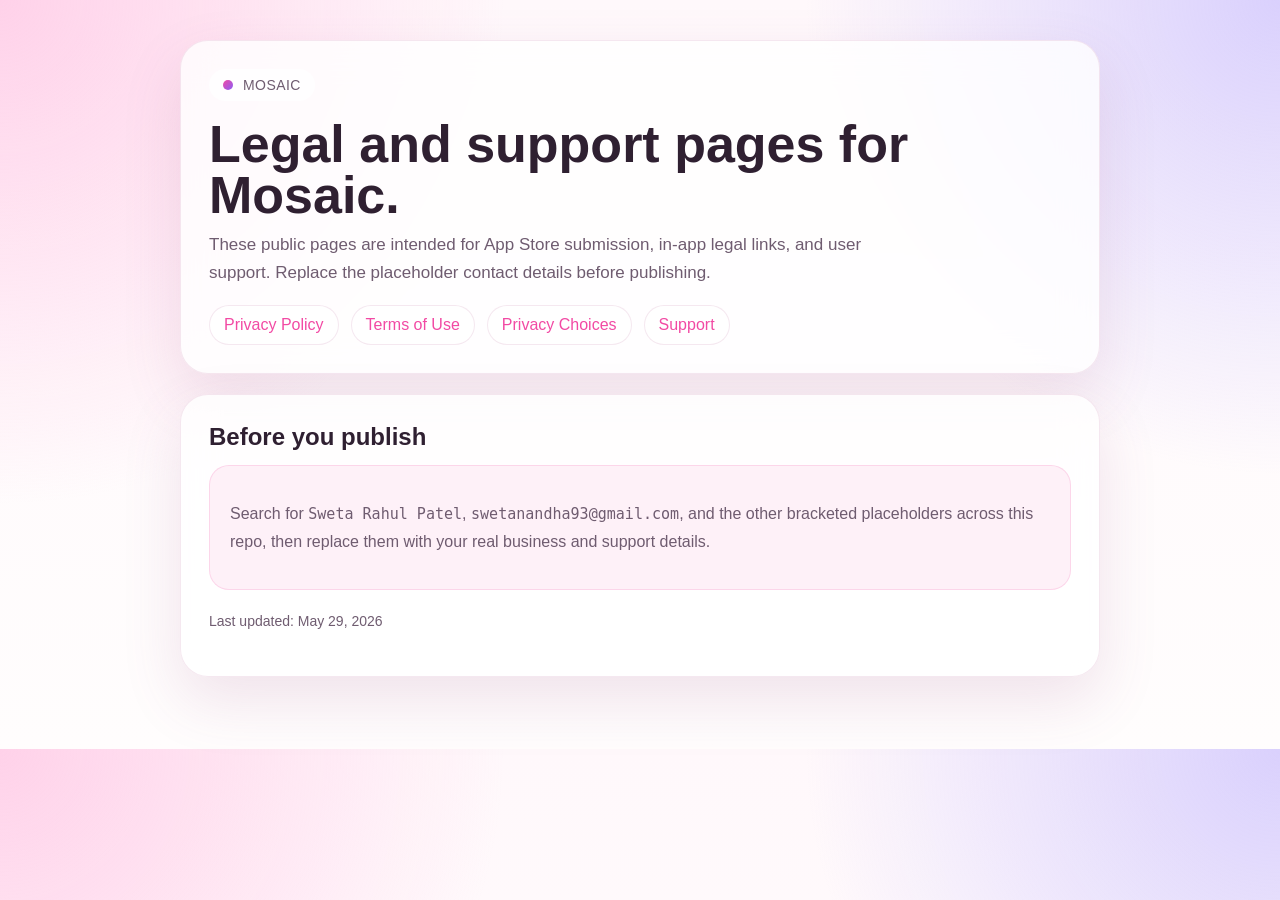
<file: index.html>
<!DOCTYPE html>
<html lang="en">
  <head>
    <meta charset="utf-8">
    <meta name="viewport" content="width=device-width, initial-scale=1">
    <title>Mosaic Legal and Support</title>
    <link rel="stylesheet" href="./styles.css">
  </head>
  <body>
    <main class="shell">
      <section class="hero">
        <div class="brand"><span class="brand-dot"></span> Mosaic</div>
        <h1>Legal and support pages for Mosaic.</h1>
        <p class="lede">
          These public pages are intended for App Store submission, in-app legal links,
          and user support. Replace the placeholder contact details before publishing.
        </p>
        <nav class="nav">
          <a href="./privacy.html">Privacy Policy</a>
          <a href="./terms.html">Terms of Use</a>
          <a href="./privacy-choices.html">Privacy Choices</a>
          <a href="./support.html">Support</a>
        </nav>
      </section>

      <section class="card">
        <h2>Before you publish</h2>
        <div class="callout">
          <p>
            Search for <code>Sweta Rahul Patel</code>, <code>swetanandha93@gmail.com</code>,
            and the other bracketed placeholders across this repo, then replace them
            with your real business and support details.
          </p>
        </div>
        <p class="footer">
          Last updated: May 29, 2026
        </p>
      </section>
    </main>
  </body>
</html>
</file>
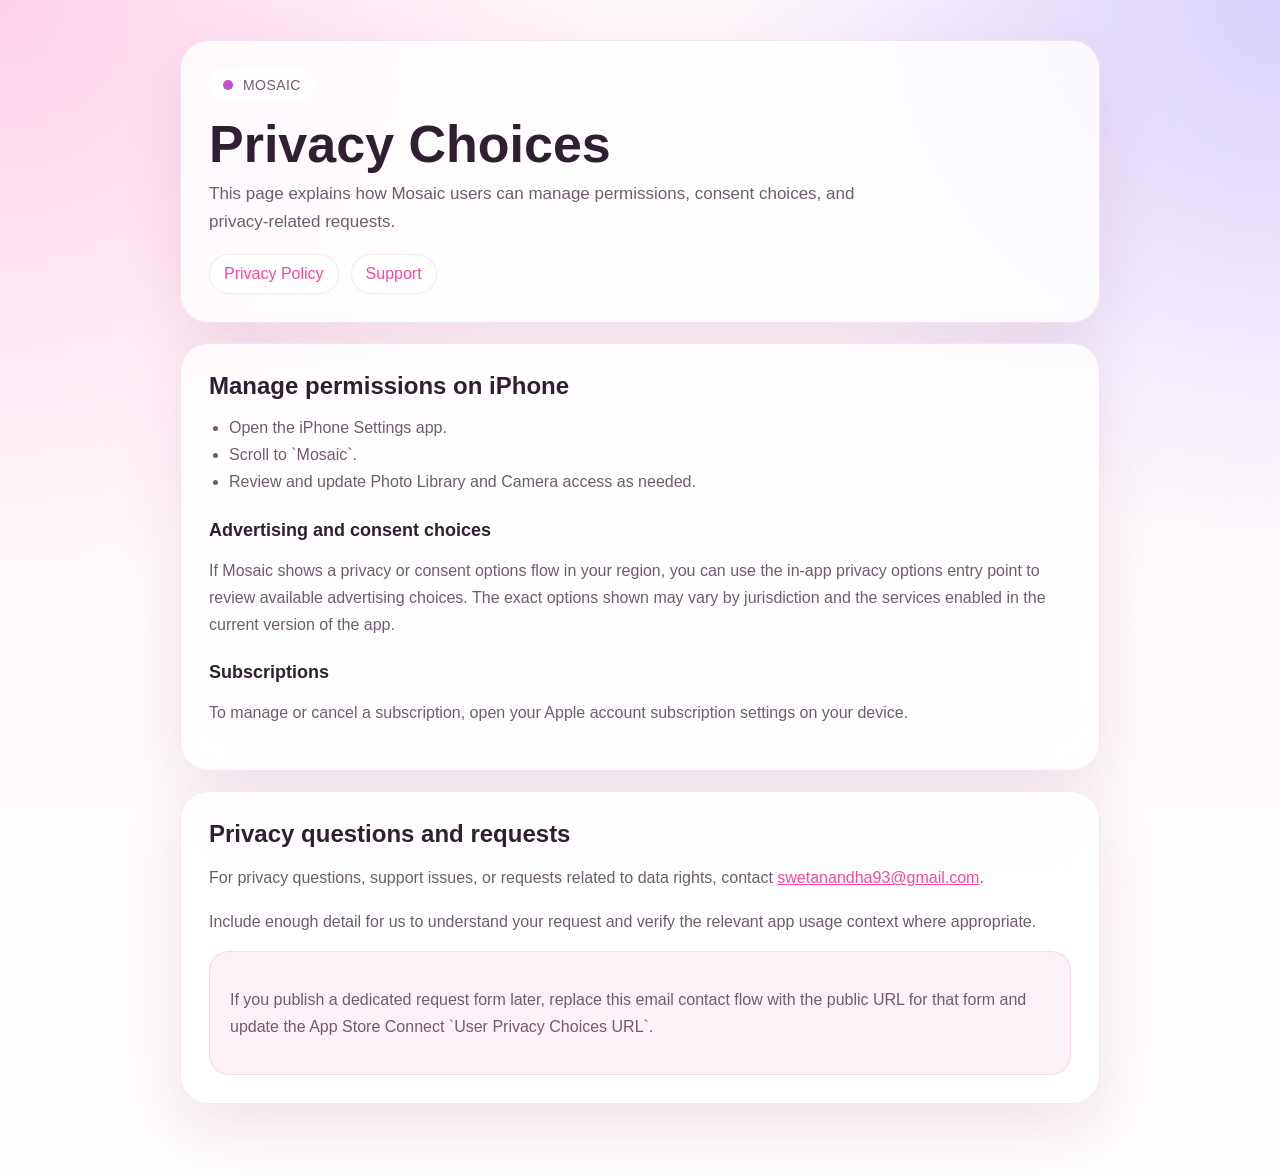
<file: privacy-choices.html>
<!DOCTYPE html>
<html lang="en">
  <head>
    <meta charset="utf-8">
    <meta name="viewport" content="width=device-width, initial-scale=1">
    <title>Mosaic Privacy Choices</title>
    <link rel="stylesheet" href="./styles.css">
  </head>
  <body>
    <main class="shell">
      <section class="hero">
        <div class="brand"><span class="brand-dot"></span> Mosaic</div>
        <h1>Privacy Choices</h1>
        <p class="lede">
          This page explains how Mosaic users can manage permissions, consent choices,
          and privacy-related requests.
        </p>
        <nav class="nav">
          <a href="./privacy.html">Privacy Policy</a>
          <a href="./support.html">Support</a>
        </nav>
      </section>

      <section class="grid">
        <article class="card">
          <h2>Manage permissions on iPhone</h2>
          <ul>
            <li>Open the iPhone Settings app.</li>
            <li>Scroll to `Mosaic`.</li>
            <li>Review and update Photo Library and Camera access as needed.</li>
          </ul>

          <h3>Advertising and consent choices</h3>
          <p>
            If Mosaic shows a privacy or consent options flow in your region, you can
            use the in-app privacy options entry point to review available advertising
            choices. The exact options shown may vary by jurisdiction and the services
            enabled in the current version of the app.
          </p>

          <h3>Subscriptions</h3>
          <p>
            To manage or cancel a subscription, open your Apple account subscription
            settings on your device.
          </p>
        </article>

        <article class="card">
          <h2>Privacy questions and requests</h2>
          <p>
            For privacy questions, support issues, or requests related to data rights,
            contact <a href="mailto:swetanandha93@gmail.com">swetanandha93@gmail.com</a>.
          </p>
          <p>
            Include enough detail for us to understand your request and verify the
            relevant app usage context where appropriate.
          </p>

          <div class="callout">
            <p>
              If you publish a dedicated request form later, replace this email contact
              flow with the public URL for that form and update the App Store Connect
              `User Privacy Choices URL`.
            </p>
          </div>
        </article>
      </section>
    </main>
  </body>
</html>
</file>
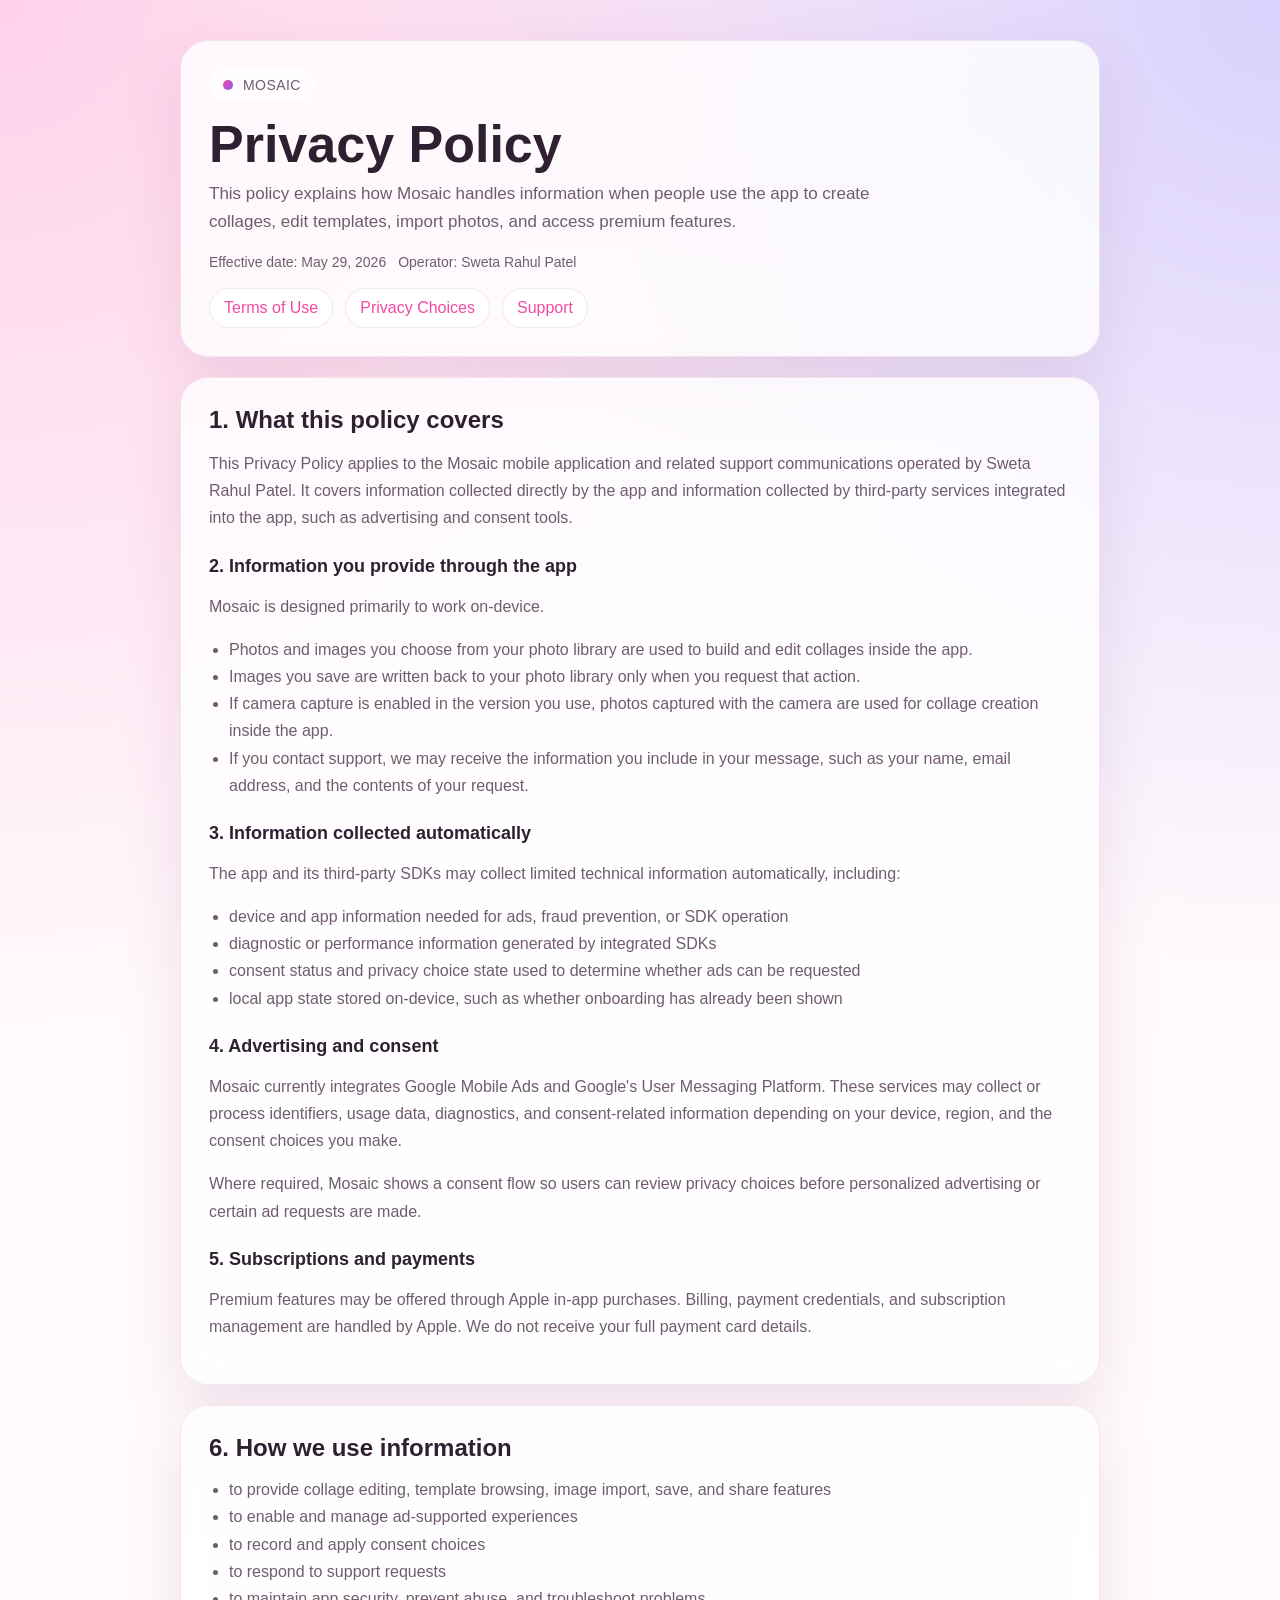
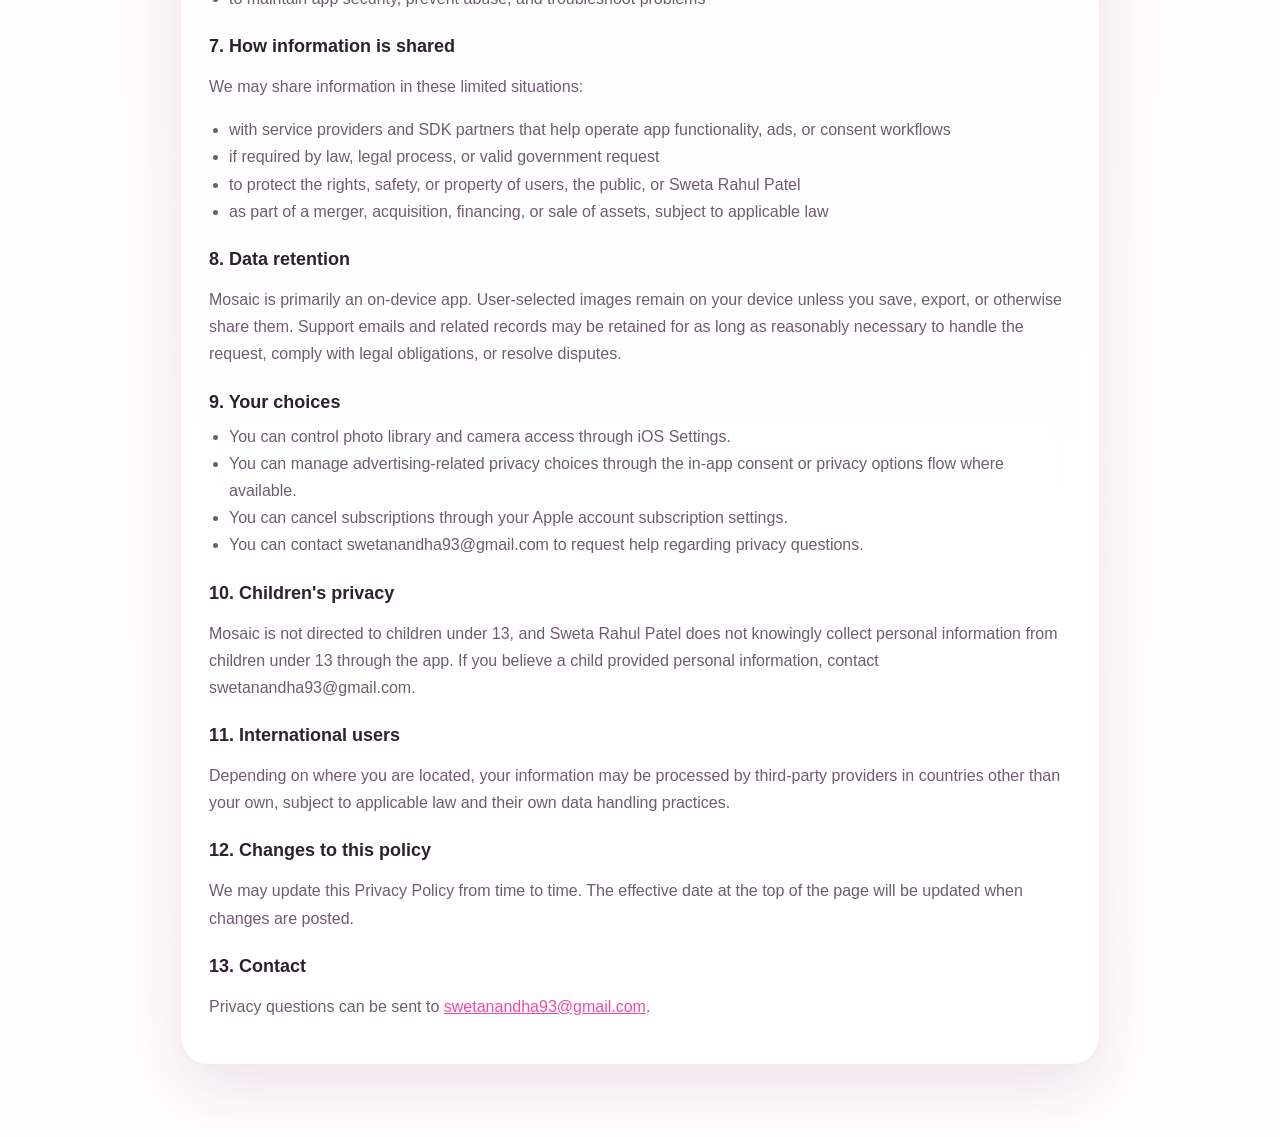
<file: privacy.html>
<!DOCTYPE html>
<html lang="en">
  <head>
    <meta charset="utf-8">
    <meta name="viewport" content="width=device-width, initial-scale=1">
    <title>Mosaic Privacy Policy</title>
    <link rel="stylesheet" href="./styles.css">
  </head>
  <body>
    <main class="shell">
      <section class="hero">
        <div class="brand"><span class="brand-dot"></span> Mosaic</div>
        <h1>Privacy Policy</h1>
        <p class="lede">
          This policy explains how Mosaic handles information when people use the app
          to create collages, edit templates, import photos, and access premium
          features.
        </p>
        <div class="meta">
          <span>Effective date: May 29, 2026</span>
          <span>Operator: Sweta Rahul Patel</span>
        </div>
        <nav class="nav">
          <a href="./terms.html">Terms of Use</a>
          <a href="./privacy-choices.html">Privacy Choices</a>
          <a href="./support.html">Support</a>
        </nav>
      </section>

      <section class="grid">
        <article class="card">
          <h2>1. What this policy covers</h2>
          <p>
            This Privacy Policy applies to the Mosaic mobile application and related
            support communications operated by Sweta Rahul Patel. It covers information
            collected directly by the app and information collected by third-party
            services integrated into the app, such as advertising and consent tools.
          </p>

          <h3>2. Information you provide through the app</h3>
          <p>Mosaic is designed primarily to work on-device.</p>
          <ul>
            <li>Photos and images you choose from your photo library are used to build and edit collages inside the app.</li>
            <li>Images you save are written back to your photo library only when you request that action.</li>
            <li>If camera capture is enabled in the version you use, photos captured with the camera are used for collage creation inside the app.</li>
            <li>If you contact support, we may receive the information you include in your message, such as your name, email address, and the contents of your request.</li>
          </ul>

          <h3>3. Information collected automatically</h3>
          <p>
            The app and its third-party SDKs may collect limited technical information
            automatically, including:
          </p>
          <ul>
            <li>device and app information needed for ads, fraud prevention, or SDK operation</li>
            <li>diagnostic or performance information generated by integrated SDKs</li>
            <li>consent status and privacy choice state used to determine whether ads can be requested</li>
            <li>local app state stored on-device, such as whether onboarding has already been shown</li>
          </ul>

          <h3>4. Advertising and consent</h3>
          <p>
            Mosaic currently integrates Google Mobile Ads and Google's User Messaging
            Platform. These services may collect or process identifiers, usage data,
            diagnostics, and consent-related information depending on your device,
            region, and the consent choices you make.
          </p>
          <p>
            Where required, Mosaic shows a consent flow so users can review privacy
            choices before personalized advertising or certain ad requests are made.
          </p>

          <h3>5. Subscriptions and payments</h3>
          <p>
            Premium features may be offered through Apple in-app purchases. Billing,
            payment credentials, and subscription management are handled by Apple. We
            do not receive your full payment card details.
          </p>
        </article>

        <article class="card">
          <h2>6. How we use information</h2>
          <ul>
            <li>to provide collage editing, template browsing, image import, save, and share features</li>
            <li>to enable and manage ad-supported experiences</li>
            <li>to record and apply consent choices</li>
            <li>to respond to support requests</li>
            <li>to maintain app security, prevent abuse, and troubleshoot problems</li>
          </ul>

          <h3>7. How information is shared</h3>
          <p>We may share information in these limited situations:</p>
          <ul>
            <li>with service providers and SDK partners that help operate app functionality, ads, or consent workflows</li>
            <li>if required by law, legal process, or valid government request</li>
            <li>to protect the rights, safety, or property of users, the public, or Sweta Rahul Patel</li>
            <li>as part of a merger, acquisition, financing, or sale of assets, subject to applicable law</li>
          </ul>

          <h3>8. Data retention</h3>
          <p>
            Mosaic is primarily an on-device app. User-selected images remain on your
            device unless you save, export, or otherwise share them. Support emails
            and related records may be retained for as long as reasonably necessary to
            handle the request, comply with legal obligations, or resolve disputes.
          </p>

          <h3>9. Your choices</h3>
          <ul>
            <li>You can control photo library and camera access through iOS Settings.</li>
            <li>You can manage advertising-related privacy choices through the in-app consent or privacy options flow where available.</li>
            <li>You can cancel subscriptions through your Apple account subscription settings.</li>
            <li>You can contact swetanandha93@gmail.com to request help regarding privacy questions.</li>
          </ul>

          <h3>10. Children's privacy</h3>
          <p>
            Mosaic is not directed to children under 13, and Sweta Rahul Patel does not
            knowingly collect personal information from children under 13 through the
            app. If you believe a child provided personal information, contact
            swetanandha93@gmail.com.
          </p>

          <h3>11. International users</h3>
          <p>
            Depending on where you are located, your information may be processed by
            third-party providers in countries other than your own, subject to
            applicable law and their own data handling practices.
          </p>

          <h3>12. Changes to this policy</h3>
          <p>
            We may update this Privacy Policy from time to time. The effective date at
            the top of the page will be updated when changes are posted.
          </p>

          <h3>13. Contact</h3>
          <p>
            Privacy questions can be sent to <a href="mailto:swetanandha93@gmail.com">swetanandha93@gmail.com</a>.
          </p>
        </article>
      </section>
    </main>
  </body>
</html>
</file>
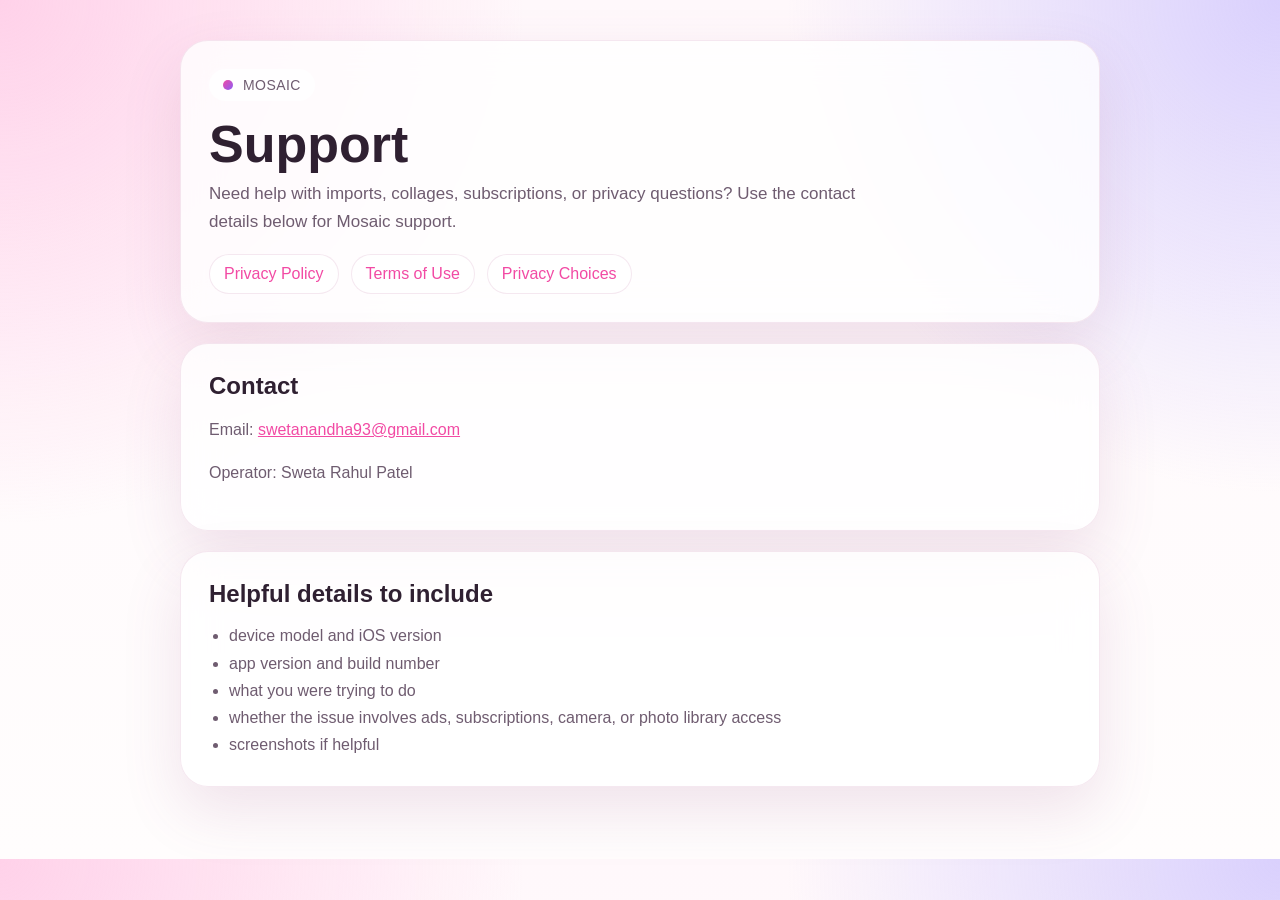
<file: support.html>
<!DOCTYPE html>
<html lang="en">
  <head>
    <meta charset="utf-8">
    <meta name="viewport" content="width=device-width, initial-scale=1">
    <title>Mosaic Support</title>
    <link rel="stylesheet" href="./styles.css">
  </head>
  <body>
    <main class="shell">
      <section class="hero">
        <div class="brand"><span class="brand-dot"></span> Mosaic</div>
        <h1>Support</h1>
        <p class="lede">
          Need help with imports, collages, subscriptions, or privacy questions? Use
          the contact details below for Mosaic support.
        </p>
        <nav class="nav">
          <a href="./privacy.html">Privacy Policy</a>
          <a href="./terms.html">Terms of Use</a>
          <a href="./privacy-choices.html">Privacy Choices</a>
        </nav>
      </section>

      <section class="grid">
        <article class="card">
          <h2>Contact</h2>
          <p>
            Email: <a href="mailto:swetanandha93@gmail.com">swetanandha93@gmail.com</a>
          </p>
          <p>
            Operator: Sweta Rahul Patel
          </p>
        </article>

        <article class="card">
          <h2>Helpful details to include</h2>
          <ul>
            <li>device model and iOS version</li>
            <li>app version and build number</li>
            <li>what you were trying to do</li>
            <li>whether the issue involves ads, subscriptions, camera, or photo library access</li>
            <li>screenshots if helpful</li>
          </ul>
        </article>
      </section>
    </main>
  </body>
</html>
</file>
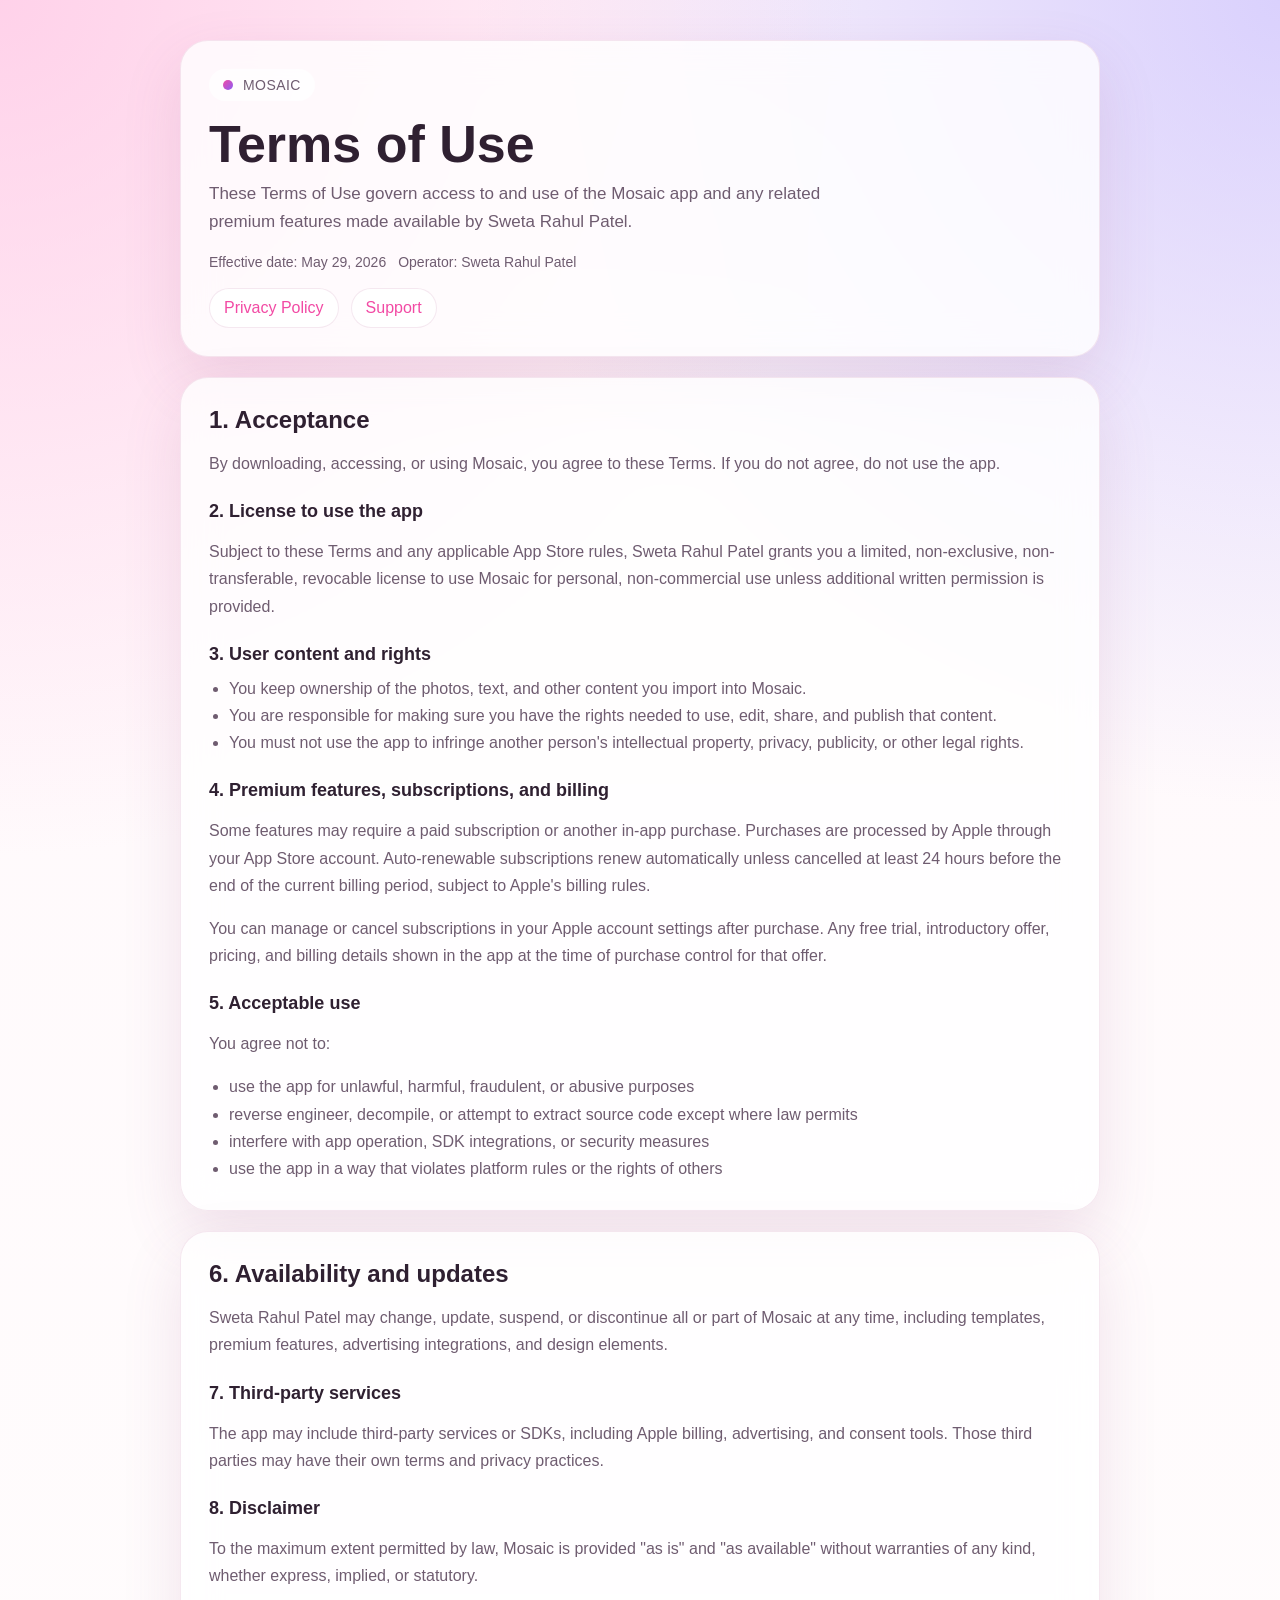
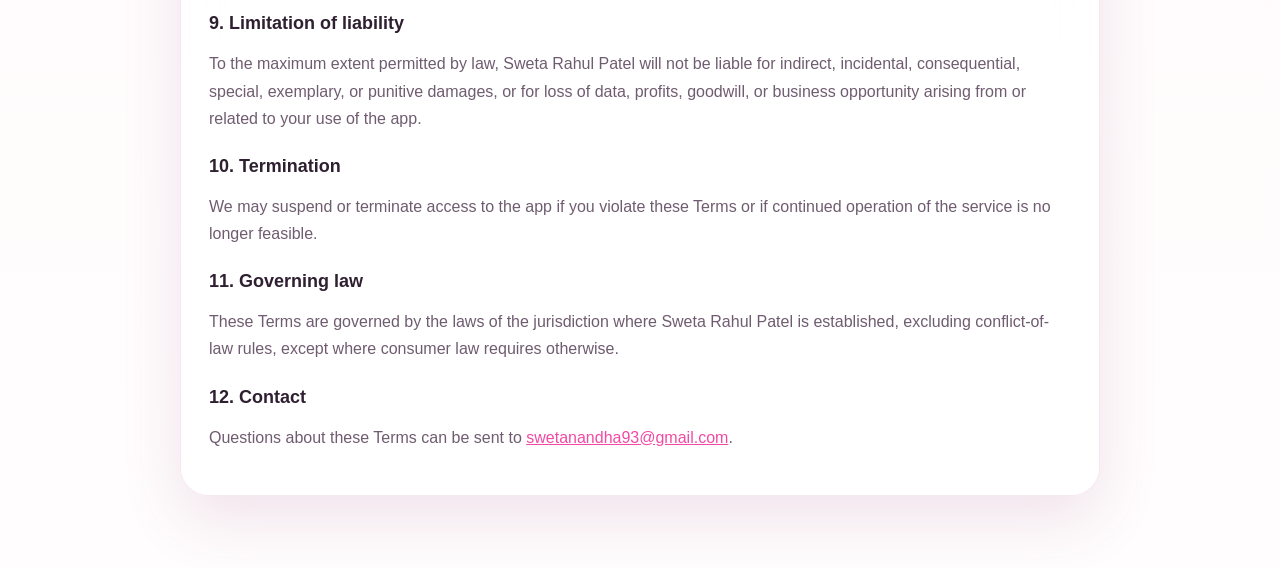
<file: terms.html>
<!DOCTYPE html>
<html lang="en">
  <head>
    <meta charset="utf-8">
    <meta name="viewport" content="width=device-width, initial-scale=1">
    <title>Mosaic Terms of Use</title>
    <link rel="stylesheet" href="./styles.css">
  </head>
  <body>
    <main class="shell">
      <section class="hero">
        <div class="brand"><span class="brand-dot"></span> Mosaic</div>
        <h1>Terms of Use</h1>
        <p class="lede">
          These Terms of Use govern access to and use of the Mosaic app and any
          related premium features made available by Sweta Rahul Patel.
        </p>
        <div class="meta">
          <span>Effective date: May 29, 2026</span>
          <span>Operator: Sweta Rahul Patel</span>
        </div>
        <nav class="nav">
          <a href="./privacy.html">Privacy Policy</a>
          <a href="./support.html">Support</a>
        </nav>
      </section>

      <section class="grid">
        <article class="card">
          <h2>1. Acceptance</h2>
          <p>
            By downloading, accessing, or using Mosaic, you agree to these Terms. If
            you do not agree, do not use the app.
          </p>

          <h3>2. License to use the app</h3>
          <p>
            Subject to these Terms and any applicable App Store rules, Sweta Rahul Patel
            grants you a limited, non-exclusive, non-transferable, revocable license
            to use Mosaic for personal, non-commercial use unless additional written
            permission is provided.
          </p>

          <h3>3. User content and rights</h3>
          <ul>
            <li>You keep ownership of the photos, text, and other content you import into Mosaic.</li>
            <li>You are responsible for making sure you have the rights needed to use, edit, share, and publish that content.</li>
            <li>You must not use the app to infringe another person's intellectual property, privacy, publicity, or other legal rights.</li>
          </ul>

          <h3>4. Premium features, subscriptions, and billing</h3>
          <p>
            Some features may require a paid subscription or another in-app purchase.
            Purchases are processed by Apple through your App Store account.
            Auto-renewable subscriptions renew automatically unless cancelled at least
            24 hours before the end of the current billing period, subject to Apple's
            billing rules.
          </p>
          <p>
            You can manage or cancel subscriptions in your Apple account settings
            after purchase. Any free trial, introductory offer, pricing, and billing
            details shown in the app at the time of purchase control for that offer.
          </p>

          <h3>5. Acceptable use</h3>
          <p>You agree not to:</p>
          <ul>
            <li>use the app for unlawful, harmful, fraudulent, or abusive purposes</li>
            <li>reverse engineer, decompile, or attempt to extract source code except where law permits</li>
            <li>interfere with app operation, SDK integrations, or security measures</li>
            <li>use the app in a way that violates platform rules or the rights of others</li>
          </ul>
        </article>

        <article class="card">
          <h2>6. Availability and updates</h2>
          <p>
            Sweta Rahul Patel may change, update, suspend, or discontinue all or part of
            Mosaic at any time, including templates, premium features, advertising
            integrations, and design elements.
          </p>

          <h3>7. Third-party services</h3>
          <p>
            The app may include third-party services or SDKs, including Apple billing,
            advertising, and consent tools. Those third parties may have their own
            terms and privacy practices.
          </p>

          <h3>8. Disclaimer</h3>
          <p>
            To the maximum extent permitted by law, Mosaic is provided "as is" and
            "as available" without warranties of any kind, whether express, implied,
            or statutory.
          </p>

          <h3>9. Limitation of liability</h3>
          <p>
            To the maximum extent permitted by law, Sweta Rahul Patel will not be liable
            for indirect, incidental, consequential, special, exemplary, or punitive
            damages, or for loss of data, profits, goodwill, or business opportunity
            arising from or related to your use of the app.
          </p>

          <h3>10. Termination</h3>
          <p>
            We may suspend or terminate access to the app if you violate these Terms
            or if continued operation of the service is no longer feasible.
          </p>

          <h3>11. Governing law</h3>
          <p>
            These Terms are governed by the laws of the jurisdiction where
            Sweta Rahul Patel is established, excluding conflict-of-law rules, except
            where consumer law requires otherwise.
          </p>

          <h3>12. Contact</h3>
          <p>
            Questions about these Terms can be sent to
            <a href="mailto:swetanandha93@gmail.com">swetanandha93@gmail.com</a>.
          </p>
        </article>
      </section>
    </main>
  </body>
</html>
</file>
<file: styles.css>
:root {
  color-scheme: light;
  --bg: #fff9fb;
  --surface: rgba(255, 255, 255, 0.8);
  --surface-strong: #ffffff;
  --text: #2f2031;
  --muted: #6f5c70;
  --stroke: rgba(199, 130, 171, 0.18);
  --accent: #f24aa4;
  --accent-2: #8b5cf6;
  --shadow: 0 24px 60px rgba(151, 73, 129, 0.14);
}

* {
  box-sizing: border-box;
}

body {
  margin: 0;
  font-family: "Avenir Next", "Segoe UI", sans-serif;
  color: var(--text);
  background:
    radial-gradient(circle at top left, rgba(255, 184, 222, 0.6), transparent 34%),
    radial-gradient(circle at top right, rgba(181, 170, 255, 0.5), transparent 32%),
    linear-gradient(180deg, #fff8fb 0%, #fffdfd 100%);
}

.shell {
  width: min(920px, calc(100% - 32px));
  margin: 0 auto;
  padding: 40px 0 72px;
}

.hero,
.card {
  background: var(--surface);
  backdrop-filter: blur(18px);
  border: 1px solid var(--stroke);
  border-radius: 28px;
  box-shadow: var(--shadow);
}

.hero {
  padding: 28px;
  margin-bottom: 20px;
}

.brand {
  display: inline-flex;
  align-items: center;
  gap: 10px;
  padding: 8px 14px;
  border-radius: 999px;
  background: rgba(255, 255, 255, 0.7);
  color: var(--muted);
  font-size: 14px;
  letter-spacing: 0.03em;
  text-transform: uppercase;
}

.brand-dot {
  width: 10px;
  height: 10px;
  border-radius: 999px;
  background: linear-gradient(135deg, var(--accent), var(--accent-2));
}

h1 {
  margin: 18px 0 10px;
  font-size: clamp(34px, 6vw, 52px);
  line-height: 0.98;
}

.lede {
  margin: 0;
  max-width: 680px;
  color: var(--muted);
  font-size: 17px;
  line-height: 1.65;
}

.grid {
  display: grid;
  gap: 20px;
}

.card {
  padding: 28px;
}

h2 {
  margin: 0 0 14px;
  font-size: 24px;
}

h3 {
  margin: 24px 0 10px;
  font-size: 18px;
}

p,
li {
  color: var(--muted);
  font-size: 16px;
  line-height: 1.7;
}

ul {
  margin: 10px 0 0 20px;
  padding: 0;
}

a {
  color: var(--accent);
}

.meta {
  display: flex;
  flex-wrap: wrap;
  gap: 12px;
  margin-top: 18px;
  color: var(--muted);
  font-size: 14px;
}

.nav {
  display: flex;
  flex-wrap: wrap;
  gap: 12px;
  margin-top: 18px;
}

.nav a {
  text-decoration: none;
  padding: 10px 14px;
  border-radius: 999px;
  background: var(--surface-strong);
  border: 1px solid var(--stroke);
}

.callout {
  padding: 18px 20px;
  border-radius: 20px;
  background: rgba(242, 74, 164, 0.08);
  border: 1px solid rgba(242, 74, 164, 0.16);
}

.footer {
  margin-top: 20px;
  color: var(--muted);
  font-size: 14px;
}

code {
  font-family: "SFMono-Regular", "Menlo", monospace;
  font-size: 0.94em;
}

@media (max-width: 640px) {
  .shell {
    width: min(100% - 20px, 920px);
    padding: 20px 0 48px;
  }

  .hero,
  .card {
    border-radius: 22px;
    padding: 22px;
  }
}
</file>
